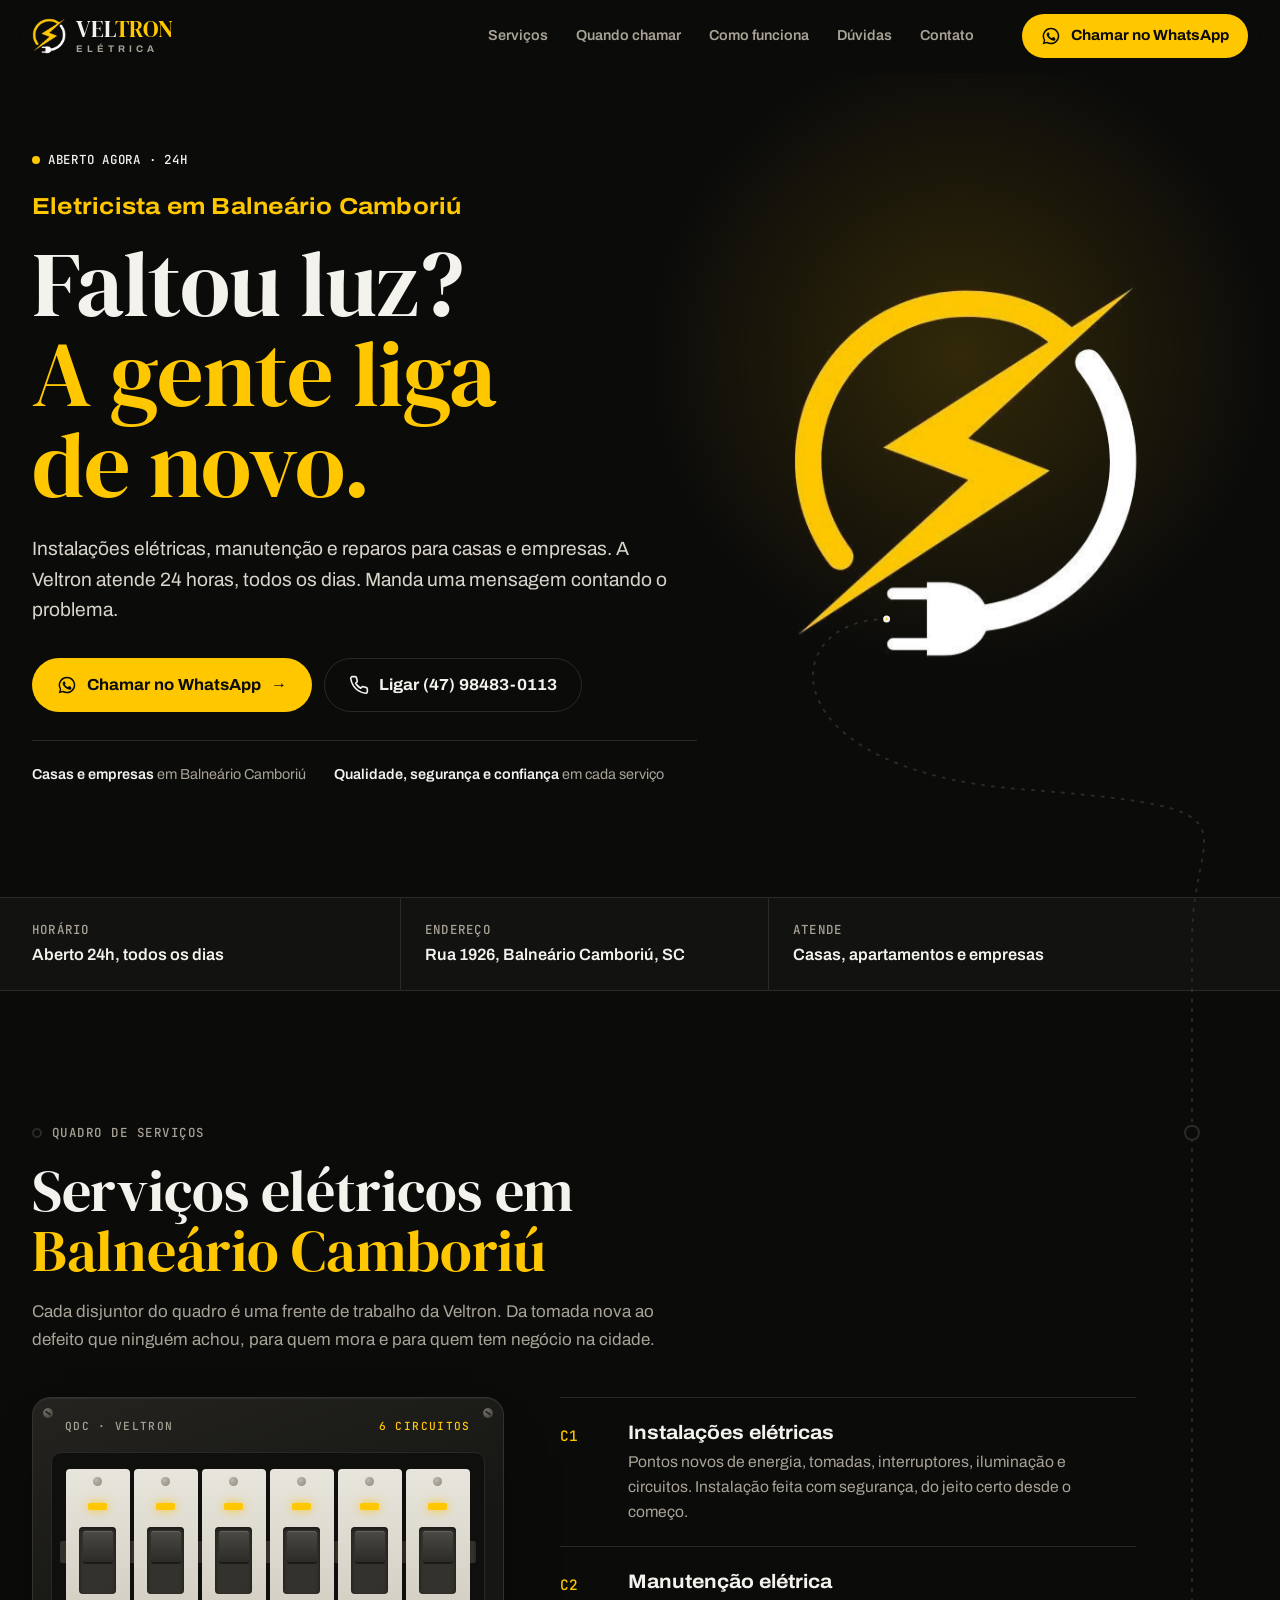
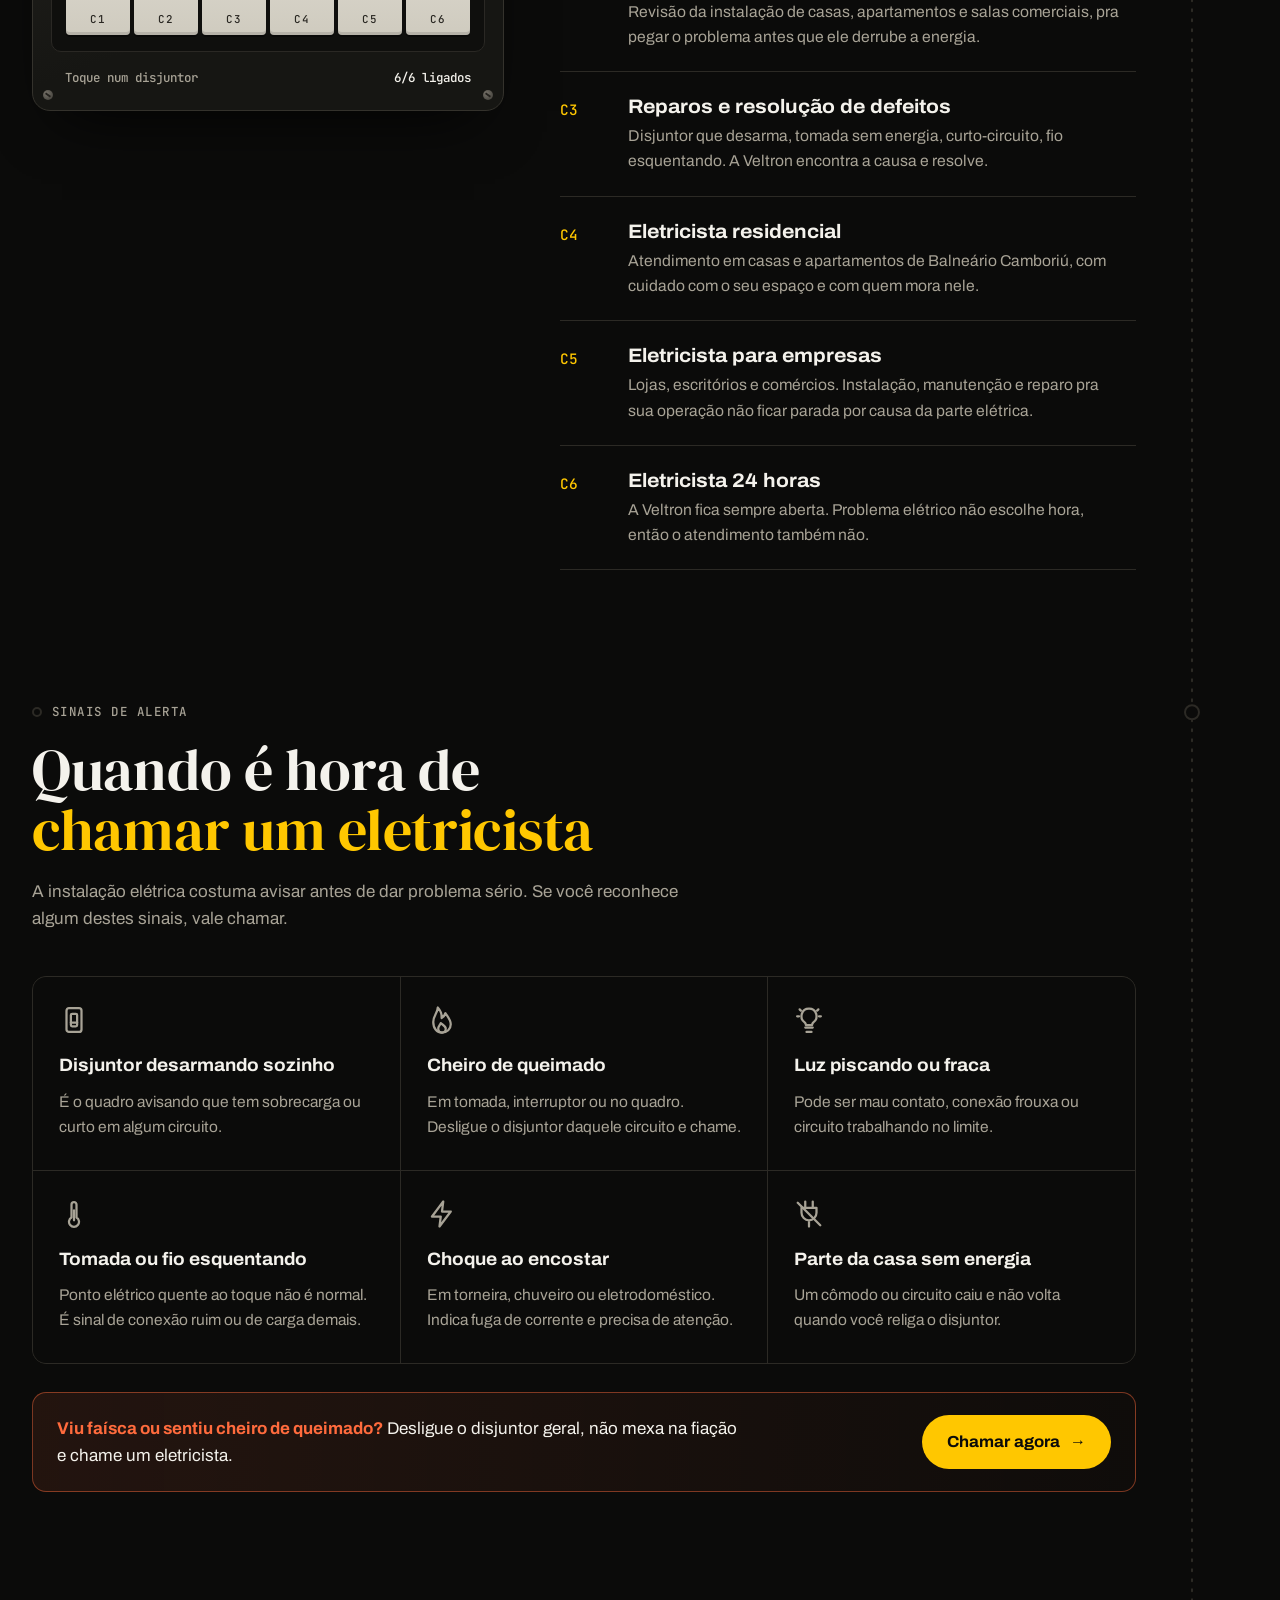
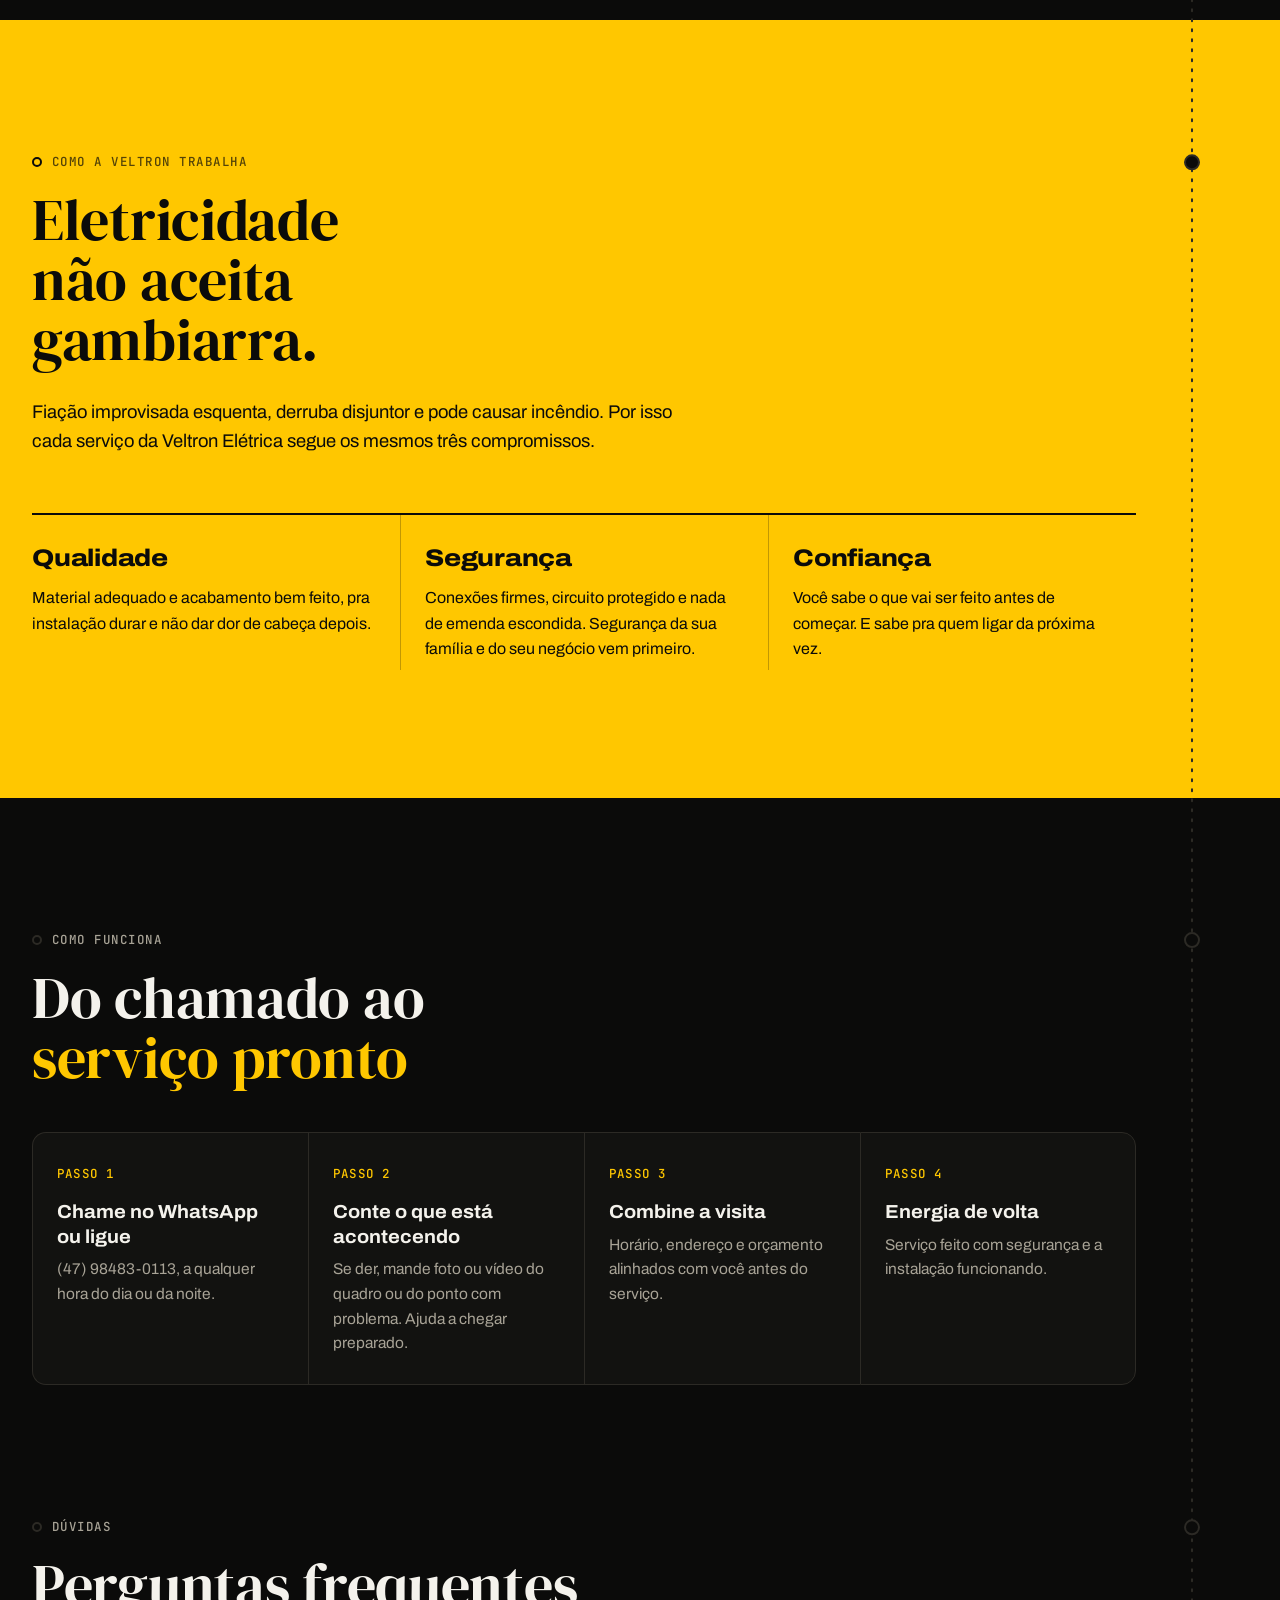
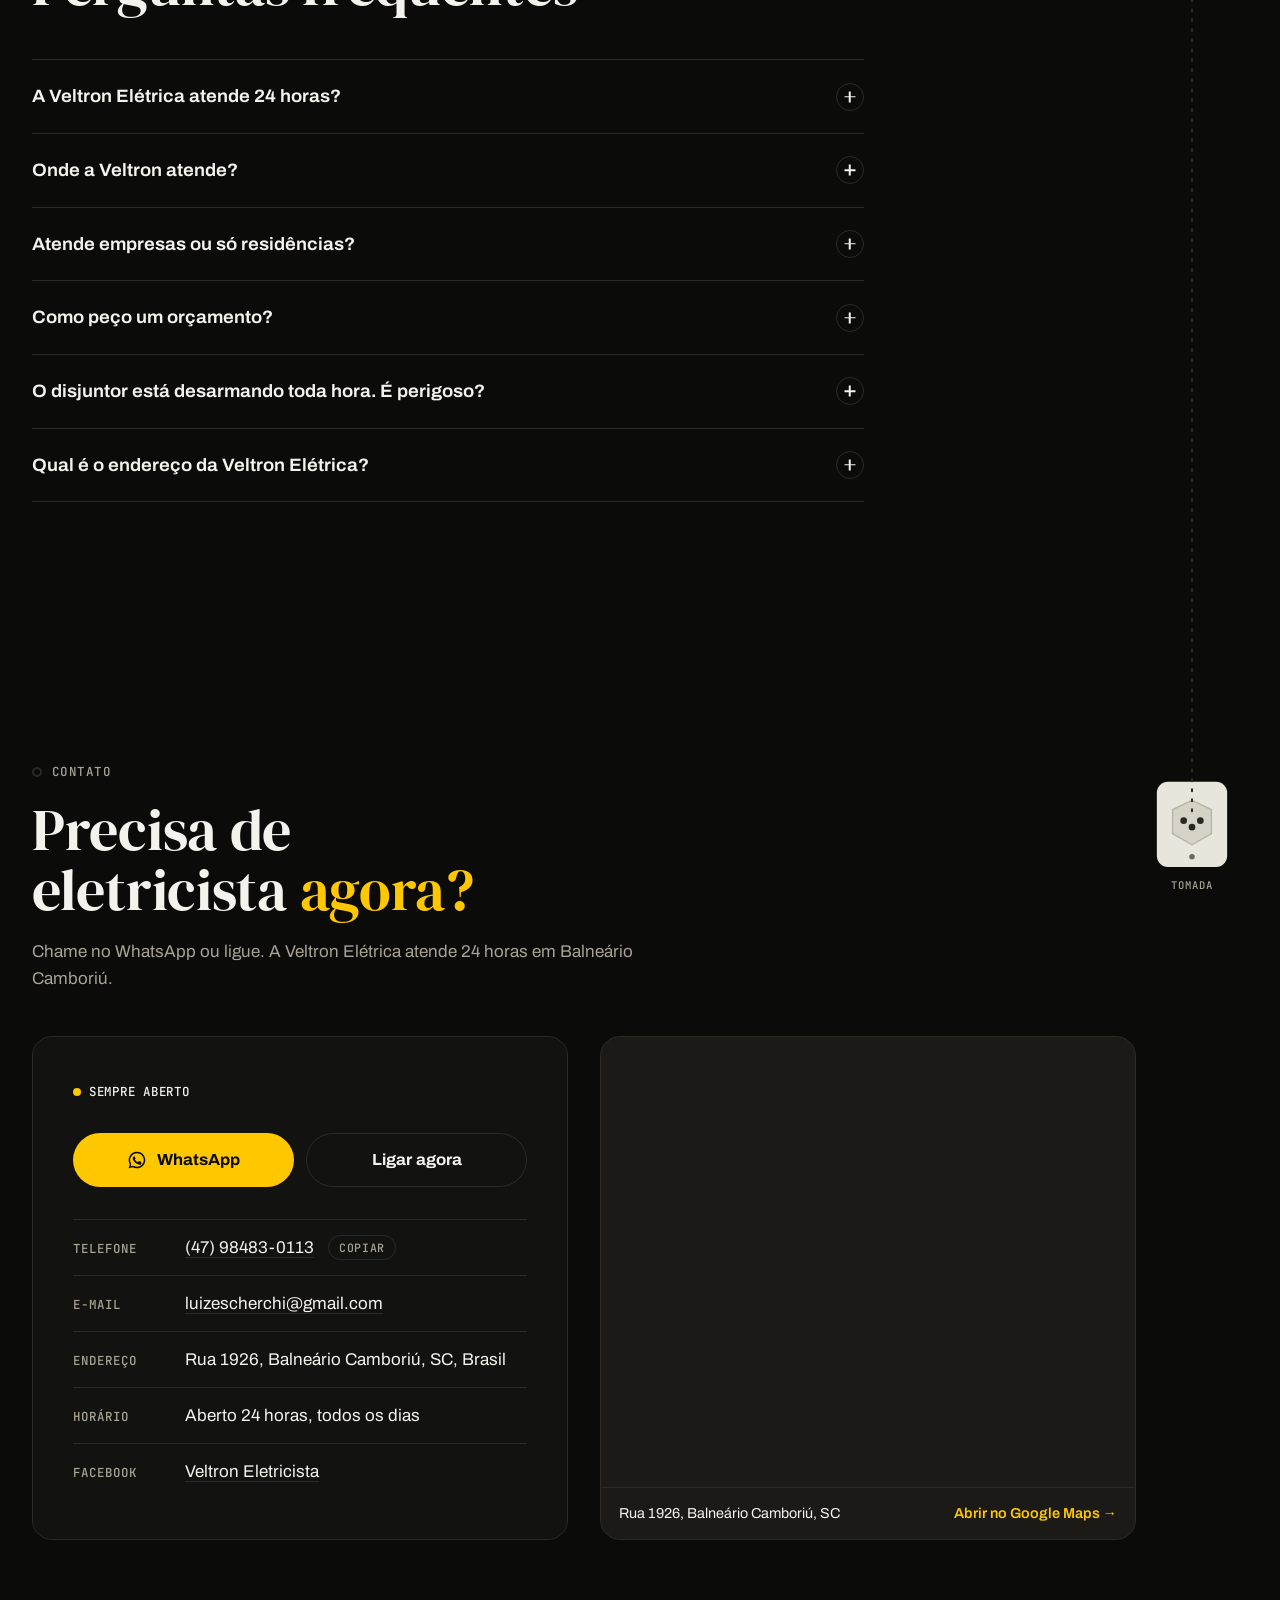
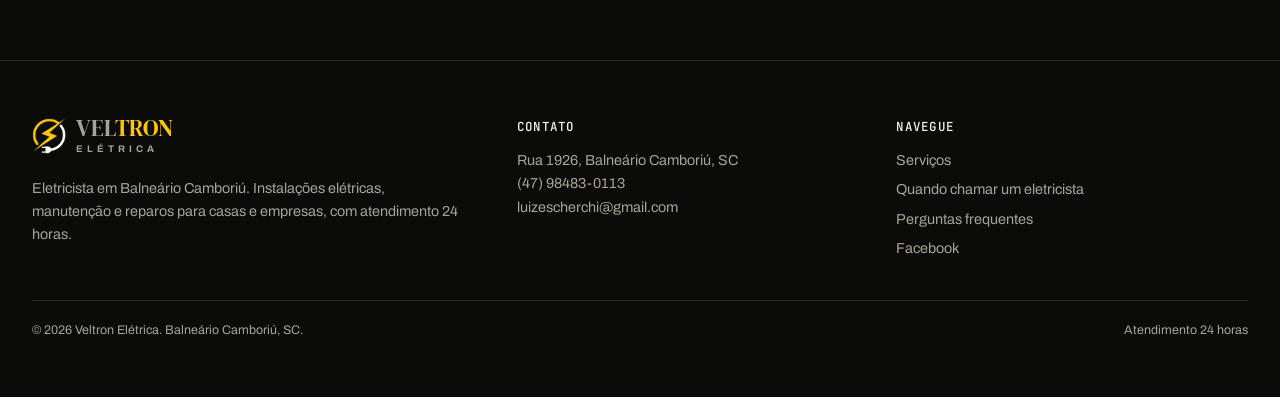
<file: index.html>
<!doctype html>
<html lang="pt-BR">
<head>
  <meta charset="utf-8">
  <meta name="viewport" content="width=device-width, initial-scale=1, viewport-fit=cover">
  <title>Eletricista em Balneário Camboriú 24h | Veltron Elétrica</title>
  <meta name="description" content="Eletricista em Balneário Camboriú com atendimento 24 horas. Instalações elétricas, manutenção e reparos para casas e empresas. Chame no WhatsApp (47) 98483-0113.">
  <meta name="robots" content="index, follow, max-image-preview:large, max-snippet:-1, max-video-preview:-1">
  <link rel="canonical" href="https://veltroneletrica.com.br/">
  <link rel="alternate" hreflang="pt-BR" href="https://veltroneletrica.com.br/">
  <meta name="theme-color" content="#0b0b0a">
  <meta name="format-detection" content="telephone=yes">

  <!-- SEO local -->
  <meta name="geo.region" content="BR-SC">
  <meta name="geo.placename" content="Balneário Camboriú">

  <!-- Compartilhamento (WhatsApp, Facebook, Instagram, LinkedIn) -->
  <meta property="og:type" content="website">
  <meta property="og:locale" content="pt_BR">
  <meta property="og:site_name" content="Veltron Elétrica">
  <meta property="og:title" content="Veltron Elétrica | Eletricista em Balneário Camboriú 24h">
  <meta property="og:description" content="Instalações elétricas, manutenção e reparos para casas e empresas. Atendimento 24 horas em Balneário Camboriú, SC.">
  <meta property="og:url" content="https://veltroneletrica.com.br/">
  <meta property="og:image" content="https://veltroneletrica.com.br/assets/og-veltron-eletrica.jpg">
  <meta property="og:image:width" content="1200">
  <meta property="og:image:height" content="630">
  <meta property="og:image:alt" content="Logo da Veltron Elétrica, eletricista em Balneário Camboriú com atendimento 24h">
  <meta name="twitter:card" content="summary_large_image">
  <meta name="twitter:title" content="Veltron Elétrica | Eletricista em Balneário Camboriú 24h">
  <meta name="twitter:description" content="Instalações elétricas, manutenção e reparos para casas e empresas. Atendimento 24 horas.">
  <meta name="twitter:image" content="https://veltroneletrica.com.br/assets/og-veltron-eletrica.jpg">

  <link rel="icon" href="favicon.ico" sizes="any">
  <link rel="icon" href="assets/favicon-32.png" type="image/png" sizes="32x32">
  <link rel="apple-touch-icon" href="apple-touch-icon.png">
  <link rel="manifest" href="site.webmanifest">
  <link rel="alternate" type="text/plain" href="llms.txt" title="Resumo para LLMs">

  <link rel="preload" href="assets/fonts/dm-serif-display.woff2" as="font" type="font/woff2" crossorigin>
  <link rel="preload" href="assets/fonts/archivo-var.woff2" as="font" type="font/woff2" crossorigin>
  <link rel="preload" href="assets/veltron-simbolo.webp" as="image" type="image/webp">
  <link rel="stylesheet" href="assets/css/site.css">

  <script>
    document.documentElement.classList.add('js');
    if (!window.matchMedia('(prefers-reduced-motion: reduce)').matches) document.documentElement.classList.add('js-motion');
  </script>

  <script type="application/ld+json">
  {
    "@context": "https://schema.org",
    "@graph": [
      {
        "@type": "Electrician",
        "@id": "https://veltroneletrica.com.br/#empresa",
        "name": "Veltron Elétrica",
        "alternateName": ["Veltron Eletricista", "Veltron"],
        "description": "Eletricista em Balneário Camboriú (SC) com atendimento 24 horas. Instalações elétricas, manutenção, reparos e resolução de defeitos elétricos para casas e empresas, com foco em qualidade, segurança e confiança.",
        "url": "https://veltroneletrica.com.br/",
        "logo": "https://veltroneletrica.com.br/assets/veltron-logo-quadrado.jpg",
        "image": [
          "https://veltroneletrica.com.br/assets/og-veltron-eletrica.jpg",
          "https://veltroneletrica.com.br/assets/veltron-logo-quadrado.jpg"
        ],
        "telephone": "+55-47-98483-0113",
        "email": "luizescherchi@gmail.com",
        "address": {
          "@type": "PostalAddress",
          "streetAddress": "Rua 1926",
          "addressLocality": "Balneário Camboriú",
          "addressRegion": "SC",
          "addressCountry": "BR"
        },
        "areaServed": {
          "@type": "City",
          "name": "Balneário Camboriú",
          "sameAs": "https://pt.wikipedia.org/wiki/Balne%C3%A1rio_Cambori%C3%BA"
        },
        "hasMap": "https://www.google.com/maps/search/?api=1&query=Rua+1926%2C+Balne%C3%A1rio+Cambori%C3%BA%2C+SC",
        "openingHoursSpecification": [
          {
            "@type": "OpeningHoursSpecification",
            "dayOfWeek": ["Monday", "Tuesday", "Wednesday", "Thursday", "Friday", "Saturday", "Sunday"],
            "opens": "00:00",
            "closes": "23:59"
          }
        ],
        "contactPoint": {
          "@type": "ContactPoint",
          "telephone": "+55-47-98483-0113",
          "contactType": "customer service",
          "areaServed": "BR",
          "availableLanguage": "Portuguese"
        },
        "sameAs": [
          "https://www.facebook.com/people/Veltron-Eletricista/61594925714409/"
        ],
        "knowsAbout": [
          "Instalação elétrica residencial",
          "Instalação elétrica comercial",
          "Manutenção elétrica",
          "Reparo de curto-circuito",
          "Disjuntor desarmando",
          "Quadro de distribuição",
          "Tomadas e interruptores",
          "Iluminação"
        ],
        "hasOfferCatalog": {
          "@type": "OfferCatalog",
          "name": "Serviços elétricos",
          "itemListElement": [
            { "@type": "Offer", "itemOffered": { "@type": "Service", "name": "Instalações elétricas", "serviceType": "Instalação elétrica", "areaServed": "Balneário Camboriú, SC" } },
            { "@type": "Offer", "itemOffered": { "@type": "Service", "name": "Manutenção elétrica", "serviceType": "Manutenção elétrica", "areaServed": "Balneário Camboriú, SC" } },
            { "@type": "Offer", "itemOffered": { "@type": "Service", "name": "Reparos e resolução de defeitos elétricos", "serviceType": "Reparo elétrico", "areaServed": "Balneário Camboriú, SC" } },
            { "@type": "Offer", "itemOffered": { "@type": "Service", "name": "Serviços elétricos residenciais", "serviceType": "Eletricista residencial", "areaServed": "Balneário Camboriú, SC" } },
            { "@type": "Offer", "itemOffered": { "@type": "Service", "name": "Serviços elétricos para empresas", "serviceType": "Eletricista comercial", "areaServed": "Balneário Camboriú, SC" } },
            { "@type": "Offer", "itemOffered": { "@type": "Service", "name": "Eletricista 24 horas", "serviceType": "Atendimento elétrico emergencial", "areaServed": "Balneário Camboriú, SC" } }
          ]
        }
      },
      {
        "@type": "WebSite",
        "@id": "https://veltroneletrica.com.br/#site",
        "url": "https://veltroneletrica.com.br/",
        "name": "Veltron Elétrica",
        "inLanguage": "pt-BR",
        "publisher": { "@id": "https://veltroneletrica.com.br/#empresa" }
      },
      {
        "@type": "WebPage",
        "@id": "https://veltroneletrica.com.br/#pagina",
        "url": "https://veltroneletrica.com.br/",
        "name": "Eletricista em Balneário Camboriú 24h | Veltron Elétrica",
        "isPartOf": { "@id": "https://veltroneletrica.com.br/#site" },
        "about": { "@id": "https://veltroneletrica.com.br/#empresa" },
        "primaryImageOfPage": "https://veltroneletrica.com.br/assets/og-veltron-eletrica.jpg",
        "inLanguage": "pt-BR",
        "dateModified": "2026-10-15"
      },
      {
        "@type": "FAQPage",
        "@id": "https://veltroneletrica.com.br/#duvidas",
        "mainEntity": [
          {
            "@type": "Question",
            "name": "A Veltron Elétrica atende 24 horas?",
            "acceptedAnswer": { "@type": "Answer", "text": "Sim. A Veltron Elétrica fica aberta 24 horas, todos os dias. O contato é pelo WhatsApp ou telefone (47) 98483-0113." }
          },
          {
            "@type": "Question",
            "name": "Onde a Veltron Elétrica atende?",
            "acceptedAnswer": { "@type": "Answer", "text": "Em Balneário Camboriú, SC. Quem está em cidade vizinha pode mandar mensagem para confirmar o atendimento." }
          },
          {
            "@type": "Question",
            "name": "A Veltron atende empresas ou só residências?",
            "acceptedAnswer": { "@type": "Answer", "text": "Os dois. A Veltron Elétrica faz instalações, manutenção e reparos elétricos em casas, apartamentos e empresas." }
          },
          {
            "@type": "Question",
            "name": "Como peço um orçamento de eletricista?",
            "acceptedAnswer": { "@type": "Answer", "text": "Mande uma mensagem no WhatsApp (47) 98483-0113 contando o problema. Se puder, envie foto ou vídeo do quadro ou do ponto com defeito." }
          },
          {
            "@type": "Question",
            "name": "O disjuntor está desarmando toda hora. É perigoso?",
            "acceptedAnswer": { "@type": "Answer", "text": "Pode ser. O disjuntor desarma para proteger a instalação de sobrecarga ou curto-circuito. Não fique religando: chame um eletricista para encontrar a causa." }
          },
          {
            "@type": "Question",
            "name": "Qual é o endereço da Veltron Elétrica?",
            "acceptedAnswer": { "@type": "Answer", "text": "Rua 1926, Balneário Camboriú, SC, Brasil. Telefone e WhatsApp: (47) 98483-0113. E-mail: luizescherchi@gmail.com." }
          }
        ]
      }
    ]
  }
  </script>
</head>
<body>
  <a class="skip" href="#conteudo">Pular para o conteúdo</a>

  <header class="top" id="topo">
    <div class="wrap top__in">
      <a class="brand" href="#topo" aria-label="Veltron Elétrica, voltar ao início">
        <img src="assets/veltron-simbolo.webp" width="390" height="419" alt="">
        <span class="brand__name"><b>VEL<span>TRON</span></b><small>ELÉTRICA</small></span>
      </a>
      <nav class="nav" aria-label="Principal">
        <a href="#servicos">Serviços</a>
        <a href="#sinais">Quando chamar</a>
        <a href="#como-funciona">Como funciona</a>
        <a href="#duvidas">Dúvidas</a>
        <a href="#contato">Contato</a>
      </nav>
      <div class="top__cta">
        <a class="top__call" href="tel:+5547984830113" aria-label="Ligar para (47) 98483-0113" data-track="ligar_header">
          <svg viewBox="0 0 24 24" fill="none" stroke="currentColor" stroke-width="2" stroke-linecap="round" stroke-linejoin="round" aria-hidden="true"><path d="M22 16.9v3a2 2 0 0 1-2.2 2 19.8 19.8 0 0 1-8.6-3.1 19.5 19.5 0 0 1-6-6A19.8 19.8 0 0 1 2.1 4.2 2 2 0 0 1 4.1 2h3a2 2 0 0 1 2 1.7c.1 1 .4 1.9.7 2.8a2 2 0 0 1-.5 2.1L8 9.9a16 16 0 0 0 6 6l1.3-1.3a2 2 0 0 1 2.1-.4c.9.3 1.8.6 2.8.7a2 2 0 0 1 1.7 2Z"/></svg>
        </a>
        <a class="btn btn--yel" href="https://wa.me/5547984830113?text=Ol%C3%A1%2C%20vim%20pelo%20site%20da%20Veltron%20El%C3%A9trica%20e%20preciso%20de%20um%20eletricista." target="_blank" rel="noopener" data-track="whatsapp_header">
          <svg viewBox="0 0 24 24" fill="currentColor" aria-hidden="true"><path d="M12 2a10 10 0 0 0-8.6 15.1L2 22l5-1.3A10 10 0 1 0 12 2Zm0 18.2c-1.5 0-3-.4-4.3-1.2l-.3-.2-3 .8.8-2.9-.2-.3A8.2 8.2 0 1 1 12 20.2Zm4.5-6.1c-.2-.1-1.5-.7-1.7-.8-.2-.1-.4-.1-.6.1l-.8 1c-.1.2-.3.2-.5.1a6.7 6.7 0 0 1-3.3-2.9c-.3-.4.2-.4.7-1.3.1-.2 0-.3 0-.4l-.8-1.8c-.2-.5-.4-.4-.6-.4h-.5a1 1 0 0 0-.7.3 3 3 0 0 0-.9 2.2 5.1 5.1 0 0 0 1.1 2.7 11.7 11.7 0 0 0 4.5 4c1.7.7 2.3.8 3.1.7.5-.1 1.5-.6 1.7-1.2.2-.6.2-1.1.2-1.2-.1-.1-.3-.2-.5-.3Z"/></svg>
          <span class="top__wa-label">Chamar no WhatsApp</span><span class="sr-only"> (abre o WhatsApp)</span>
        </a>
      </div>
    </div>
    <span class="top__progress" aria-hidden="true"></span>
  </header>

  <main id="conteudo">
    <div class="cable" aria-hidden="true">
      <svg>
        <path class="cable__track"/>
        <path class="cable__shade"/>
        <path class="cable__wire"/>
        <path class="cable__glow"/>
        <g class="cable__nodes"></g>
        <g class="cable__plug">
          <rect x="-11" y="-30" width="22" height="26" rx="5"/>
          <rect x="-7" y="-4" width="5" height="12" rx="1.5"/>
          <rect x="2" y="-4" width="5" height="12" rx="1.5"/>
        </g>
      </svg>
    </div>

    <!-- HERO -->
    <section class="hero" aria-labelledby="titulo">
      <div class="wrap wrap--rail hero__grid">
        <div class="hero__copy">
          <p class="eyebrow"><span class="live"><i></i>Aberto agora · 24h</span></p>
          <h1 id="titulo">
            <span class="h1-kicker">Eletricista em Balneário Camboriú</span>
            <span class="h1-main">Faltou luz? <em>A gente liga de novo.</em></span>
          </h1>
          <p class="hero__lead">Instalações elétricas, manutenção e reparos para casas e empresas. A Veltron atende 24 horas, todos os dias. Manda uma mensagem contando o problema.</p>
          <div class="hero__ctas">
            <a class="btn btn--yel" href="https://wa.me/5547984830113?text=Ol%C3%A1%2C%20vim%20pelo%20site%20da%20Veltron%20El%C3%A9trica%20e%20preciso%20de%20um%20eletricista." target="_blank" rel="noopener" data-track="whatsapp_hero">
              <svg viewBox="0 0 24 24" fill="currentColor" aria-hidden="true"><path d="M12 2a10 10 0 0 0-8.6 15.1L2 22l5-1.3A10 10 0 1 0 12 2Zm0 18.2c-1.5 0-3-.4-4.3-1.2l-.3-.2-3 .8.8-2.9-.2-.3A8.2 8.2 0 1 1 12 20.2Zm4.5-6.1c-.2-.1-1.5-.7-1.7-.8-.2-.1-.4-.1-.6.1l-.8 1c-.1.2-.3.2-.5.1a6.7 6.7 0 0 1-3.3-2.9c-.3-.4.2-.4.7-1.3.1-.2 0-.3 0-.4l-.8-1.8c-.2-.5-.4-.4-.6-.4h-.5a1 1 0 0 0-.7.3 3 3 0 0 0-.9 2.2 5.1 5.1 0 0 0 1.1 2.7 11.7 11.7 0 0 0 4.5 4c1.7.7 2.3.8 3.1.7.5-.1 1.5-.6 1.7-1.2.2-.6.2-1.1.2-1.2-.1-.1-.3-.2-.5-.3Z"/></svg>
              Chamar no WhatsApp <span class="arrow" aria-hidden="true">→</span>
            </a>
            <a class="btn btn--ghost" href="tel:+5547984830113" data-track="ligar_hero">
              <svg viewBox="0 0 24 24" fill="none" stroke="currentColor" stroke-width="2" stroke-linecap="round" stroke-linejoin="round" aria-hidden="true"><path d="M22 16.9v3a2 2 0 0 1-2.2 2 19.8 19.8 0 0 1-8.6-3.1 19.5 19.5 0 0 1-6-6A19.8 19.8 0 0 1 2.1 4.2 2 2 0 0 1 4.1 2h3a2 2 0 0 1 2 1.7c.1 1 .4 1.9.7 2.8a2 2 0 0 1-.5 2.1L8 9.9a16 16 0 0 0 6 6l1.3-1.3a2 2 0 0 1 2.1-.4c.9.3 1.8.6 2.8.7a2 2 0 0 1 1.7 2Z"/></svg>
              Ligar (47) 98483-0113
            </a>
          </div>
          <p class="hero__meta">
            <span><b>Casas e empresas</b> em Balneário Camboriú</span>
            <span><b>Qualidade, segurança e confiança</b> em cada serviço</span>
          </p>
        </div>
        <div class="hero__art">
          <picture>
            <source srcset="assets/veltron-simbolo.webp" type="image/webp">
            <img id="logo-plug" src="assets/veltron-simbolo.png" width="390" height="419" alt="Símbolo da Veltron Elétrica: um raio amarelo dentro de um círculo formado por um cabo com plugue" fetchpriority="high">
          </picture>
        </div>
      </div>
    </section>

    <!-- FATOS -->
    <section class="facts" aria-label="Informações rápidas">
      <div class="wrap wrap--rail facts__grid">
        <div class="fact"><span>Horário</span><b>Aberto 24h, todos os dias</b></div>
        <div class="fact"><span>Endereço</span><b>Rua 1926, Balneário Camboriú, SC</b></div>
        <div class="fact"><span>Atende</span><b>Casas, apartamentos e empresas</b></div>
      </div>
    </section>

    <!-- SERVIÇOS -->
    <section class="sec" id="servicos" data-node aria-labelledby="t-servicos">
      <div class="wrap wrap--rail">
        <div class="sec__head rv">
          <p class="eyebrow"><span class="dot"></span>Quadro de serviços</p>
          <h2 id="t-servicos">Serviços elétricos em <em>Balneário Camboriú</em></h2>
          <p class="sec__intro">Cada disjuntor do quadro é uma frente de trabalho da Veltron. Da tomada nova ao defeito que ninguém achou, para quem mora e para quem tem negócio na cidade.</p>
        </div>

        <div class="board">
          <div class="qdc rv" aria-hidden="true">
            <span class="qdc__screw"></span><span class="qdc__screw"></span><span class="qdc__screw"></span><span class="qdc__screw"></span>
            <div class="qdc__tag"><span>QDC · Veltron</span><b class="qdc__status">6 circuitos</b></div>
            <div class="qdc__rail">
              <button class="brk" type="button" data-c="1" tabindex="-1"><span class="brk__screw"></span><span class="brk__flag"></span><span class="brk__slot"><span class="brk__lever"></span></span><span class="brk__id">C1</span></button>
              <button class="brk" type="button" data-c="2" tabindex="-1"><span class="brk__screw"></span><span class="brk__flag"></span><span class="brk__slot"><span class="brk__lever"></span></span><span class="brk__id">C2</span></button>
              <button class="brk" type="button" data-c="3" tabindex="-1"><span class="brk__screw"></span><span class="brk__flag"></span><span class="brk__slot"><span class="brk__lever"></span></span><span class="brk__id">C3</span></button>
              <button class="brk" type="button" data-c="4" tabindex="-1"><span class="brk__screw"></span><span class="brk__flag"></span><span class="brk__slot"><span class="brk__lever"></span></span><span class="brk__id">C4</span></button>
              <button class="brk" type="button" data-c="5" tabindex="-1"><span class="brk__screw"></span><span class="brk__flag"></span><span class="brk__slot"><span class="brk__lever"></span></span><span class="brk__id">C5</span></button>
              <button class="brk" type="button" data-c="6" tabindex="-1"><span class="brk__screw"></span><span class="brk__flag"></span><span class="brk__slot"><span class="brk__lever"></span></span><span class="brk__id">C6</span></button>
            </div>
            <div class="qdc__foot"><span>Toque num disjuntor</span><b class="qdc__count">0/6 ligados</b></div>
          </div>

          <ol class="dir">
            <li data-c="1" class="rv">
              <span class="dir__code">C1</span>
              <h3>Instalações elétricas</h3>
              <p>Pontos novos de energia, tomadas, interruptores, iluminação e circuitos. Instalação feita com segurança, do jeito certo desde o começo.</p>
            </li>
            <li data-c="2" class="rv">
              <span class="dir__code">C2</span>
              <h3>Manutenção elétrica</h3>
              <p>Revisão da instalação de casas, apartamentos e salas comerciais, pra pegar o problema antes que ele derrube a energia.</p>
            </li>
            <li data-c="3" class="rv">
              <span class="dir__code">C3</span>
              <h3>Reparos e resolução de defeitos</h3>
              <p>Disjuntor que desarma, tomada sem energia, curto-circuito, fio esquentando. A Veltron encontra a causa e resolve.</p>
            </li>
            <li data-c="4" class="rv">
              <span class="dir__code">C4</span>
              <h3>Eletricista residencial</h3>
              <p>Atendimento em casas e apartamentos de Balneário Camboriú, com cuidado com o seu espaço e com quem mora nele.</p>
            </li>
            <li data-c="5" class="rv">
              <span class="dir__code">C5</span>
              <h3>Eletricista para empresas</h3>
              <p>Lojas, escritórios e comércios. Instalação, manutenção e reparo pra sua operação não ficar parada por causa da parte elétrica.</p>
            </li>
            <li data-c="6" class="rv">
              <span class="dir__code">C6</span>
              <h3>Eletricista 24 horas</h3>
              <p>A Veltron fica sempre aberta. Problema elétrico não escolhe hora, então o atendimento também não.</p>
            </li>
          </ol>
        </div>
      </div>
    </section>

    <!-- SINAIS -->
    <section class="sec" id="sinais" data-node aria-labelledby="t-sinais" style="padding-top:0">
      <div class="wrap wrap--rail">
        <div class="sec__head rv">
          <p class="eyebrow"><span class="dot"></span>Sinais de alerta</p>
          <h2 id="t-sinais">Quando é hora de <em>chamar um eletricista</em></h2>
          <p class="sec__intro">A instalação elétrica costuma avisar antes de dar problema sério. Se você reconhece algum destes sinais, vale chamar.</p>
        </div>
        <div class="signs">
          <article class="sign rv">
            <svg viewBox="0 0 24 24" fill="none" stroke="currentColor" stroke-width="1.8" stroke-linecap="round" stroke-linejoin="round" aria-hidden="true"><rect x="6" y="2.5" width="12" height="19" rx="2"/><rect x="9.5" y="7" width="5" height="10" rx="1"/><path d="M9.5 14h5"/></svg>
            <h3>Disjuntor desarmando sozinho</h3>
            <p>É o quadro avisando que tem sobrecarga ou curto em algum circuito.</p>
          </article>
          <article class="sign rv" style="--d:.06s">
            <svg viewBox="0 0 24 24" fill="none" stroke="currentColor" stroke-width="1.8" stroke-linecap="round" stroke-linejoin="round" aria-hidden="true"><path d="M12 22c4 0 7-2.7 7-6.6 0-3.6-2.6-6.2-4.3-8.9-.6 2-1.6 3.2-3 3.9C12 7.5 10.8 4.4 8.6 2 8.7 6 5 8.7 5 13.6 5 18.8 8 22 12 22Z"/><path d="M12 22c-1.7 0-3-1.3-3-3.2 0-1.8 1.4-2.8 2-4.3 1.6 1.3 4 2.4 4 4.4 0 1.8-1.3 3.1-3 3.1Z"/></svg>
            <h3>Cheiro de queimado</h3>
            <p>Em tomada, interruptor ou no quadro. Desligue o disjuntor daquele circuito e chame.</p>
          </article>
          <article class="sign rv" style="--d:.12s">
            <svg viewBox="0 0 24 24" fill="none" stroke="currentColor" stroke-width="1.8" stroke-linecap="round" stroke-linejoin="round" aria-hidden="true"><path d="M9 18h6M10 21.5h4"/><path d="M12 3a6 6 0 0 0-3.5 10.9c.6.5 1 1.2 1 2V16h5v-.1c0-.8.4-1.5 1-2A6 6 0 0 0 12 3Z"/><path d="M2.5 9h1.5M20 9h1.5M4.5 3.5l1 1M19.5 3.5l-1 1"/></svg>
            <h3>Luz piscando ou fraca</h3>
            <p>Pode ser mau contato, conexão frouxa ou circuito trabalhando no limite.</p>
          </article>
          <article class="sign rv">
            <svg viewBox="0 0 24 24" fill="none" stroke="currentColor" stroke-width="1.8" stroke-linecap="round" stroke-linejoin="round" aria-hidden="true"><path d="M14 14.8V4.5a2 2 0 1 0-4 0v10.3a4 4 0 1 0 4 0Z"/><path d="M12 9v8"/></svg>
            <h3>Tomada ou fio esquentando</h3>
            <p>Ponto elétrico quente ao toque não é normal. É sinal de conexão ruim ou de carga demais.</p>
          </article>
          <article class="sign rv" style="--d:.06s">
            <svg viewBox="0 0 24 24" fill="none" stroke="currentColor" stroke-width="1.8" stroke-linecap="round" stroke-linejoin="round" aria-hidden="true"><path d="M13 2 4 14h7l-1 8 9-12h-7l1-8Z"/></svg>
            <h3>Choque ao encostar</h3>
            <p>Em torneira, chuveiro ou eletrodoméstico. Indica fuga de corrente e precisa de atenção.</p>
          </article>
          <article class="sign rv" style="--d:.12s">
            <svg viewBox="0 0 24 24" fill="none" stroke="currentColor" stroke-width="1.8" stroke-linecap="round" stroke-linejoin="round" aria-hidden="true"><path d="M9 2v5M15 2v5M6 7h12v4a6 6 0 0 1-12 0V7ZM12 17v5"/><path d="M3 3l18 18"/></svg>
            <h3>Parte da casa sem energia</h3>
            <p>Um cômodo ou circuito caiu e não volta quando você religa o disjuntor.</p>
          </article>
        </div>
        <div class="alert rv">
          <p><strong>Viu faísca ou sentiu cheiro de queimado?</strong> Desligue o disjuntor geral, não mexa na fiação e chame um eletricista.</p>
          <a class="btn btn--yel" href="https://wa.me/5547984830113?text=Ol%C3%A1%2C%20estou%20com%20um%20problema%20el%C3%A9trico%20urgente." target="_blank" rel="noopener" data-track="whatsapp_urgente">Chamar agora <span class="arrow" aria-hidden="true">→</span></a>
        </div>
      </div>
    </section>

    <!-- MANIFESTO -->
    <section class="sec manifesto" id="compromisso" data-node aria-labelledby="t-compromisso">
      <div class="wrap wrap--rail">
        <p class="eyebrow rv"><span class="dot"></span>Como a Veltron trabalha</p>
        <h2 class="manifesto__big rv" id="t-compromisso">Eletricidade não aceita gambiarra.</h2>
        <p class="manifesto__lead rv">Fiação improvisada esquenta, derruba disjuntor e pode causar incêndio. Por isso cada serviço da Veltron Elétrica segue os mesmos três compromissos.</p>
        <div class="pillars">
          <div class="pillar rv">
            <h3>Qualidade</h3>
            <p>Material adequado e acabamento bem feito, pra instalação durar e não dar dor de cabeça depois.</p>
          </div>
          <div class="pillar rv" style="--d:.08s">
            <h3>Segurança</h3>
            <p>Conexões firmes, circuito protegido e nada de emenda escondida. Segurança da sua família e do seu negócio vem primeiro.</p>
          </div>
          <div class="pillar rv" style="--d:.16s">
            <h3>Confiança</h3>
            <p>Você sabe o que vai ser feito antes de começar. E sabe pra quem ligar da próxima vez.</p>
          </div>
        </div>
      </div>
    </section>

    <!-- COMO FUNCIONA -->
    <section class="sec" id="como-funciona" data-node aria-labelledby="t-como">
      <div class="wrap wrap--rail">
        <div class="sec__head rv">
          <p class="eyebrow"><span class="dot"></span>Como funciona</p>
          <h2 id="t-como">Do chamado ao <em>serviço pronto</em></h2>
        </div>
        <ol class="steps">
          <li class="step rv">
            <span class="step__n">Passo 1</span>
            <h3>Chame no WhatsApp ou ligue</h3>
            <p>(47) 98483-0113, a qualquer hora do dia ou da noite.</p>
          </li>
          <li class="step rv" style="--d:.06s">
            <span class="step__n">Passo 2</span>
            <h3>Conte o que está acontecendo</h3>
            <p>Se der, mande foto ou vídeo do quadro ou do ponto com problema. Ajuda a chegar preparado.</p>
          </li>
          <li class="step rv" style="--d:.12s">
            <span class="step__n">Passo 3</span>
            <h3>Combine a visita</h3>
            <p>Horário, endereço e orçamento alinhados com você antes do serviço.</p>
          </li>
          <li class="step rv" style="--d:.18s">
            <span class="step__n">Passo 4</span>
            <h3>Energia de volta</h3>
            <p>Serviço feito com segurança e a instalação funcionando.</p>
          </li>
        </ol>
      </div>
    </section>

    <!-- FAQ -->
    <section class="sec" id="duvidas" data-node aria-labelledby="t-duvidas" style="padding-top:0">
      <div class="wrap wrap--rail">
        <div class="sec__head rv">
          <p class="eyebrow"><span class="dot"></span>Dúvidas</p>
          <h2 id="t-duvidas">Perguntas frequentes</h2>
        </div>
        <div class="faq rv">
          <details>
            <summary>A Veltron Elétrica atende 24 horas?<span class="pm" aria-hidden="true"></span></summary>
            <div><p>Sim. A Veltron fica aberta 24 horas, todos os dias. Chame no WhatsApp ou ligue no (47) 98483-0113.</p></div>
          </details>
          <details>
            <summary>Onde a Veltron atende?<span class="pm" aria-hidden="true"></span></summary>
            <div><p>Em Balneário Camboriú, SC. Se você está numa cidade vizinha, manda uma mensagem pra confirmar o atendimento.</p></div>
          </details>
          <details>
            <summary>Atende empresas ou só residências?<span class="pm" aria-hidden="true"></span></summary>
            <div><p>Os dois. A Veltron faz instalações, manutenção e reparos elétricos em casas, apartamentos e empresas.</p></div>
          </details>
          <details>
            <summary>Como peço um orçamento?<span class="pm" aria-hidden="true"></span></summary>
            <div><p>Mande uma mensagem no WhatsApp contando o problema. Se puder, envie foto ou vídeo do quadro ou do ponto com defeito.</p></div>
          </details>
          <details>
            <summary>O disjuntor está desarmando toda hora. É perigoso?<span class="pm" aria-hidden="true"></span></summary>
            <div><p>Pode ser. O disjuntor desarma pra proteger a instalação de sobrecarga ou curto-circuito. Não fique religando: chame um eletricista pra encontrar a causa.</p></div>
          </details>
          <details>
            <summary>Qual é o endereço da Veltron Elétrica?<span class="pm" aria-hidden="true"></span></summary>
            <div><p>Rua 1926, Balneário Camboriú, SC. Telefone e WhatsApp: (47) 98483-0113. E-mail: luizescherchi@gmail.com.</p></div>
          </details>
        </div>
      </div>
    </section>

    <!-- CONTATO -->
    <section class="sec contact" id="contato" data-node aria-labelledby="t-contato">
      <div class="socket" aria-hidden="true">
        <svg viewBox="0 0 80 96">
          <rect class="socket__face" x="2" y="2" width="76" height="92" rx="12"/>
          <path class="socket__well" d="M40 22 61 32v26L40 70 19 58V32Z" stroke-width="1.5" stroke-linejoin="round"/>
          <circle class="socket__hole" cx="31" cy="44" r="3.6"/>
          <circle class="socket__hole" cx="49" cy="44" r="3.6"/>
          <circle class="socket__hole" cx="40" cy="51" r="3.6"/>
          <circle class="socket__led" cx="40" cy="83" r="3"/>
        </svg>
        <small>Tomada</small>
      </div>
      <div class="wrap wrap--rail">
        <div class="sec__head rv">
          <p class="eyebrow"><span class="dot"></span>Contato</p>
          <h2 id="t-contato">Precisa de eletricista <em>agora?</em></h2>
          <p class="sec__intro">Chame no WhatsApp ou ligue. A Veltron Elétrica atende 24 horas em Balneário Camboriú.</p>
        </div>
        <div class="contact__grid">
          <div class="contact__card rv">
            <span class="live"><i></i>Sempre aberto</span>
            <div class="contact__btns">
              <a class="btn btn--yel" href="https://wa.me/5547984830113?text=Ol%C3%A1%2C%20vim%20pelo%20site%20da%20Veltron%20El%C3%A9trica%20e%20preciso%20de%20um%20eletricista." target="_blank" rel="noopener" data-track="whatsapp_contato">
                <svg viewBox="0 0 24 24" fill="currentColor" aria-hidden="true"><path d="M12 2a10 10 0 0 0-8.6 15.1L2 22l5-1.3A10 10 0 1 0 12 2Zm0 18.2c-1.5 0-3-.4-4.3-1.2l-.3-.2-3 .8.8-2.9-.2-.3A8.2 8.2 0 1 1 12 20.2Zm4.5-6.1c-.2-.1-1.5-.7-1.7-.8-.2-.1-.4-.1-.6.1l-.8 1c-.1.2-.3.2-.5.1a6.7 6.7 0 0 1-3.3-2.9c-.3-.4.2-.4.7-1.3.1-.2 0-.3 0-.4l-.8-1.8c-.2-.5-.4-.4-.6-.4h-.5a1 1 0 0 0-.7.3 3 3 0 0 0-.9 2.2 5.1 5.1 0 0 0 1.1 2.7 11.7 11.7 0 0 0 4.5 4c1.7.7 2.3.8 3.1.7.5-.1 1.5-.6 1.7-1.2.2-.6.2-1.1.2-1.2-.1-.1-.3-.2-.5-.3Z"/></svg>
                WhatsApp
              </a>
              <a class="btn btn--ghost" href="tel:+5547984830113" data-track="ligar_contato">Ligar agora</a>
            </div>
            <dl class="nap">
              <div><dt>Telefone</dt><dd><a href="tel:+5547984830113">(47) 98483-0113</a><button class="copy" type="button" data-copy="(47) 98483-0113">Copiar</button></dd></div>
              <div><dt>E-mail</dt><dd><a href="mailto:luizescherchi@gmail.com">luizescherchi@gmail.com</a></dd></div>
              <div><dt>Endereço</dt><dd><address style="font-style:normal">Rua 1926, Balneário Camboriú, SC, Brasil</address></dd></div>
              <div><dt>Horário</dt><dd>Aberto 24 horas, todos os dias</dd></div>
              <div><dt>Facebook</dt><dd><a href="https://www.facebook.com/people/Veltron-Eletricista/61594925714409/" target="_blank" rel="noopener">Veltron Eletricista</a></dd></div>
            </dl>
          </div>
          <div class="map rv">
            <iframe title="Mapa: Rua 1926, Balneário Camboriú, SC" src="https://www.google.com/maps?q=Rua%201926%2C%20Balne%C3%A1rio%20Cambori%C3%BA%20-%20SC&amp;output=embed" loading="lazy" referrerpolicy="no-referrer-when-downgrade"></iframe>
            <div class="map__bar">
              <span>Rua 1926, Balneário Camboriú, SC</span>
              <a href="https://www.google.com/maps/search/?api=1&amp;query=Rua+1926%2C+Balne%C3%A1rio+Cambori%C3%BA%2C+SC" target="_blank" rel="noopener">Abrir no Google Maps →</a>
            </div>
          </div>
        </div>
      </div>
    </section>
  </main>

  <footer class="foot">
    <div class="wrap">
      <div class="foot__grid">
        <div>
          <a class="brand" href="#topo" aria-label="Veltron Elétrica, voltar ao início">
            <img src="assets/veltron-simbolo.webp" width="390" height="419" alt="" loading="lazy">
            <span class="brand__name"><b>VEL<span>TRON</span></b><small>ELÉTRICA</small></span>
          </a>
          <p style="margin-top:16px;max-width:30em">Eletricista em Balneário Camboriú. Instalações elétricas, manutenção e reparos para casas e empresas, com atendimento 24 horas.</p>
        </div>
        <div>
          <h2>Contato</h2>
          <address>
            Rua 1926, Balneário Camboriú, SC<br>
            <a href="tel:+5547984830113">(47) 98483-0113</a><br>
            <a href="mailto:luizescherchi@gmail.com">luizescherchi@gmail.com</a>
          </address>
        </div>
        <div>
          <h2>Navegue</h2>
          <ul>
            <li><a href="#servicos">Serviços</a></li>
            <li><a href="#sinais">Quando chamar um eletricista</a></li>
            <li><a href="#duvidas">Perguntas frequentes</a></li>
            <li><a href="https://www.facebook.com/people/Veltron-Eletricista/61594925714409/" target="_blank" rel="noopener">Facebook</a></li>
          </ul>
        </div>
      </div>
      <div class="foot__legal">
        <span>© <span id="ano">2026</span> Veltron Elétrica. Balneário Camboriú, SC.</span>
        <span>Atendimento 24 horas</span>
      </div>
    </div>
  </footer>

  <nav class="dock" aria-label="Contato rápido">
    <a class="btn btn--ghost" href="tel:+5547984830113" data-track="ligar_dock">Ligar</a>
    <a class="btn btn--yel" href="https://wa.me/5547984830113?text=Ol%C3%A1%2C%20vim%20pelo%20site%20da%20Veltron%20El%C3%A9trica%20e%20preciso%20de%20um%20eletricista." target="_blank" rel="noopener" data-track="whatsapp_dock">WhatsApp 24h</a>
  </nav>

  <script src="assets/js/site.js" defer></script>
</body>
</html>
</file>
<file: assets/css/site.css>
/* Veltron Elétrica
   Conceito: um fio sai da tomada do logo e percorre a página pela "calha" da direita,
   energizando cada seção até plugar na tomada do contato. Serviços viram um quadro de disjuntores. */

@font-face {
  font-family: "DM Serif Display";
  src: url("../fonts/dm-serif-display.woff2") format("woff2");
  font-weight: 400;
  font-style: normal;
  font-display: swap;
}
@font-face {
  font-family: "Archivo";
  src: url("../fonts/archivo-var.woff2") format("woff2");
  font-weight: 100 900;
  font-stretch: 62% 125%;
  font-style: normal;
  font-display: swap;
}
@font-face {
  font-family: "JetBrains Mono";
  src: url("../fonts/jetbrains-mono-500.woff2") format("woff2");
  font-weight: 500;
  font-style: normal;
  font-display: swap;
}

:root {
  /* cor: preto do logo, amarelo do raio, branco do cabo */
  --bg: #0b0b0a;
  --bg-2: #121210;
  --bg-3: #1b1a17;
  --line: #2c2a25;
  --fg: #f4f2ec;
  --muted: #a8a396;
  --yel: #ffc700;
  --yel-soft: rgba(255, 199, 0, 0.14);
  --ink-on-yel: #0b0b0a;
  --plastic: #e8e5dc;
  --plastic-2: #cfcbbf;
  --danger: #ff6b3d;

  /* tipo */
  --f-display: "DM Serif Display", "Georgia", "Times New Roman", serif;
  --f-body: "Archivo", "Helvetica Neue", Arial, sans-serif;
  --f-mono: "JetBrains Mono", "SFMono-Regular", Menlo, Consolas, monospace;

  /* escala */
  --t-xs: 0.78rem;
  --t-sm: 0.9rem;
  --t-md: 1.0625rem;
  --t-lg: 1.25rem;
  --t-xl: clamp(1.6rem, 1.2rem + 1.6vw, 2.3rem);
  --t-2xl: clamp(2.1rem, 1.4rem + 3vw, 3.6rem);
  --t-3xl: clamp(2.7rem, 1.6rem + 5.2vw, 6rem);

  --gutter: max(16px, env(safe-area-inset-left, 0px));
  --gutter-r: max(16px, env(safe-area-inset-right, 0px));
  --rail: 0px;
  --radius: 14px;
  --ease: cubic-bezier(0.2, 0.7, 0.2, 1);

  color-scheme: dark;
}

@media (min-width: 1000px) {
  :root {
    --gutter: max(32px, env(safe-area-inset-left, 0px));
    --gutter-r: max(32px, env(safe-area-inset-right, 0px));
    --rail: 112px;
  }
}

*,
*::before,
*::after {
  box-sizing: border-box;
}

html {
  -webkit-text-size-adjust: 100%;
  scroll-behavior: smooth;
  scroll-padding-top: 88px;
}

body {
  margin: 0;
  background: var(--bg);
  color: var(--fg);
  font-family: var(--f-body);
  font-size: var(--t-md);
  line-height: 1.6;
  font-stretch: 100%;
  -webkit-font-smoothing: antialiased;
  overflow-x: hidden;
}

img,
svg,
iframe {
  max-width: 100%;
  display: block;
}

a {
  color: inherit;
}

:focus-visible {
  outline: 2px solid var(--yel);
  outline-offset: 3px;
  border-radius: 6px;
}

.skip {
  position: absolute;
  left: -9999px;
  top: 8px;
  z-index: 100;
  background: var(--yel);
  color: var(--ink-on-yel);
  padding: 10px 14px;
  font-weight: 700;
}
.skip:focus {
  left: 16px;
}

.wrap {
  max-width: 1320px;
  margin-inline: auto;
  padding-left: var(--gutter);
  padding-right: var(--gutter-r);
}
.wrap--rail {
  padding-right: calc(var(--gutter-r) + var(--rail));
}

.sr-only {
  position: absolute;
  width: 1px;
  height: 1px;
  overflow: hidden;
  clip: rect(0 0 0 0);
  white-space: nowrap;
}

/* ---------- botões ---------- */
.btn {
  --h: 54px;
  display: inline-flex;
  align-items: center;
  justify-content: center;
  gap: 10px;
  min-height: var(--h);
  padding: 0 24px;
  border-radius: 999px;
  font-family: var(--f-body);
  font-weight: 700;
  font-size: 1rem;
  font-stretch: 105%;
  text-decoration: none;
  border: 1.5px solid transparent;
  cursor: pointer;
  transition: transform 0.25s var(--ease), background-color 0.25s, color 0.25s, border-color 0.25s,
    box-shadow 0.25s;
  white-space: nowrap;
}
.btn svg {
  width: 20px;
  height: 20px;
  flex: none;
}
.btn--yel {
  background: var(--yel);
  color: var(--ink-on-yel);
  box-shadow: 0 0 0 0 rgba(255, 199, 0, 0);
}
.btn--yel:hover {
  transform: translateY(-2px);
  box-shadow: 0 10px 34px -8px rgba(255, 199, 0, 0.55);
}
.btn--ghost {
  border-color: var(--line);
  color: var(--fg);
  background: transparent;
}
.btn--ghost:hover {
  border-color: var(--fg);
  transform: translateY(-2px);
}
.btn--dark {
  background: var(--bg);
  color: var(--yel);
}
.btn--dark:hover {
  transform: translateY(-2px);
  box-shadow: 0 10px 30px -10px rgba(0, 0, 0, 0.6);
}
.btn .arrow {
  transition: transform 0.25s var(--ease);
}
.btn:hover .arrow {
  transform: translateX(4px);
}

/* ---------- header ---------- */
.top {
  position: sticky;
  top: env(safe-area-inset-top, 0px);
  z-index: 50;
  background: rgba(11, 11, 10, 0.82);
  backdrop-filter: blur(14px) saturate(140%);
  -webkit-backdrop-filter: blur(14px) saturate(140%);
  border-bottom: 1px solid transparent;
  transition: border-color 0.3s;
}
.top.is-scrolled {
  border-bottom-color: var(--line);
}
.top__in {
  display: flex;
  align-items: center;
  gap: 24px;
  min-height: 72px;
}
.brand {
  display: inline-flex;
  align-items: center;
  gap: 10px;
  text-decoration: none;
  flex: none;
}
.brand img {
  width: 34px;
  height: auto;
  transition: transform 0.4s var(--ease);
}
.brand:hover img {
  transform: rotate(-8deg) scale(1.06);
}
.brand__name {
  display: flex;
  flex-direction: column;
  line-height: 1;
}
.brand__name b {
  font-family: var(--f-display);
  font-weight: 400;
  font-size: 1.45rem;
  letter-spacing: 0.01em;
}
.brand__name b span {
  color: var(--yel);
}
.brand__name small {
  font-size: 0.6rem;
  letter-spacing: 0.42em;
  font-weight: 700;
  color: var(--muted);
  margin-top: 4px;
}
.nav {
  display: none;
  gap: 4px;
  margin-left: auto;
}
.nav a {
  position: relative;
  text-decoration: none;
  font-size: var(--t-sm);
  font-weight: 600;
  color: var(--muted);
  padding: 8px 12px;
  transition: color 0.2s;
}
.nav a::after {
  content: "";
  position: absolute;
  left: 12px;
  right: 12px;
  bottom: 2px;
  height: 2px;
  background: var(--yel);
  transform: scaleX(0);
  transform-origin: left;
  transition: transform 0.3s var(--ease);
}
.nav a:hover {
  color: var(--fg);
}
.nav a:hover::after {
  transform: scaleX(1);
}
.top__cta {
  display: flex;
  align-items: center;
  gap: 12px;
  margin-left: auto;
}
.top__cta .btn {
  --h: 44px;
  padding: 0 18px;
  font-size: 0.92rem;
}
.top__call {
  display: inline-flex;
  width: 44px;
  height: 44px;
  align-items: center;
  justify-content: center;
  border-radius: 50%;
  border: 1.5px solid var(--line);
  color: var(--fg);
}
.top__call svg {
  width: 18px;
  height: 18px;
}
.top__wa-label {
  display: none;
}
.top__progress {
  position: absolute;
  left: 0;
  bottom: -1px;
  height: 2px;
  width: 100%;
  background: var(--yel);
  transform-origin: left;
  transform: scaleX(var(--p, 0));
}
@media (min-width: 640px) {
  .top__wa-label {
    display: inline;
  }
}
@media (min-width: 1000px) {
  .nav {
    display: flex;
  }
  .top__cta {
    margin-left: 12px;
  }
  .top__call {
    display: none;
  }
  .top__progress {
    display: none;
  }
}

.live {
  display: inline-flex;
  align-items: center;
  gap: 8px;
  font-family: var(--f-mono);
  font-size: var(--t-xs);
  letter-spacing: 0.06em;
  text-transform: uppercase;
  color: var(--fg);
}
.live i {
  width: 8px;
  height: 8px;
  border-radius: 50%;
  background: var(--yel);
  box-shadow: 0 0 0 0 rgba(255, 199, 0, 0.7);
  animation: pulse 2s infinite;
}
@keyframes pulse {
  0% {
    box-shadow: 0 0 0 0 rgba(255, 199, 0, 0.6);
  }
  70% {
    box-shadow: 0 0 0 10px rgba(255, 199, 0, 0);
  }
  100% {
    box-shadow: 0 0 0 0 rgba(255, 199, 0, 0);
  }
}

/* ---------- cabo (desktop) ---------- */
main {
  position: relative;
}
.cable {
  position: absolute;
  inset: 0;
  pointer-events: none;
  z-index: 3;
  display: none;
}
.cable svg {
  position: absolute;
  inset: 0;
  width: 100%;
  height: 100%;
  overflow: visible;
}
.cable__track {
  fill: none;
  stroke: var(--line);
  stroke-width: 2;
  stroke-dasharray: 2 8;
  stroke-linecap: round;
}
.cable__shade {
  fill: none;
  stroke: var(--bg);
  stroke-width: 11;
  stroke-linecap: round;
  stroke-linejoin: round;
}
.cable__wire {
  fill: none;
  stroke: var(--fg);
  stroke-width: 7;
  stroke-linecap: round;
  stroke-linejoin: round;
}
.cable__glow {
  fill: none;
  stroke: var(--yel);
  stroke-width: 2;
  stroke-linecap: round;
  filter: drop-shadow(0 0 6px rgba(255, 199, 0, 0.8));
}
.cable__node circle {
  fill: var(--bg);
  stroke: var(--line);
  stroke-width: 2;
  transition: fill 0.4s, stroke 0.4s;
}
.cable__node.is-on circle {
  fill: var(--yel);
  stroke: var(--bg);
  stroke-width: 3;
}
.cable__plug {
  fill: var(--fg);
  stroke: var(--bg);
  stroke-width: 1.5;
  transition: opacity 0.2s;
}
@media (min-width: 1000px) {
  .js .cable {
    display: block;
  }
}

/* ---------- hero ---------- */
.hero {
  position: relative;
  padding-block: 40px 56px;
  overflow: clip;
}
.hero::before {
  content: "";
  position: absolute;
  right: -10%;
  top: -20%;
  width: 70vw;
  max-width: 900px;
  aspect-ratio: 1;
  background: radial-gradient(closest-side, rgba(255, 199, 0, 0.16), rgba(255, 199, 0, 0) 70%);
  pointer-events: none;
}
.hero__grid {
  position: relative;
  display: grid;
  gap: 28px;
  align-items: center;
}
.hero__copy {
  min-width: 0;
}
.eyebrow {
  display: inline-flex;
  align-items: center;
  gap: 10px;
  font-family: var(--f-mono);
  font-size: var(--t-xs);
  letter-spacing: 0.12em;
  text-transform: uppercase;
  color: var(--muted);
  margin: 0 0 18px;
}
.eyebrow .dot {
  width: 10px;
  height: 10px;
  border-radius: 50%;
  border: 2px solid var(--line);
  transition: background-color 0.4s, border-color 0.4s, box-shadow 0.4s;
}
.is-energized .eyebrow .dot,
.eyebrow .dot.is-on {
  background: var(--yel);
  border-color: var(--yel);
  box-shadow: 0 0 12px rgba(255, 199, 0, 0.7);
}
.is-energized .eyebrow {
  color: var(--fg);
}
.hero h1 {
  margin: 0;
  font-weight: 400;
  text-wrap: balance;
}
.h1-kicker {
  display: block;
  font-family: var(--f-body);
  font-size: clamp(1.05rem, 0.9rem + 0.7vw, 1.45rem);
  font-weight: 700;
  font-stretch: 112%;
  letter-spacing: 0.01em;
  color: var(--yel);
  margin-bottom: 14px;
}
.h1-main {
  display: block;
  font-family: var(--f-display);
  font-size: var(--t-3xl);
  line-height: 0.98;
  letter-spacing: -0.01em;
}
.h1-main em {
  font-style: normal;
  color: var(--yel);
}
.hero__lead {
  max-width: 34em;
  margin: 24px 0 0;
  font-size: clamp(1.05rem, 1rem + 0.3vw, 1.2rem);
  color: #d9d5cb;
}
.hero__ctas {
  display: flex;
  flex-wrap: wrap;
  gap: 12px;
  margin-top: 32px;
}
.hero__meta {
  display: flex;
  flex-wrap: wrap;
  gap: 10px 28px;
  margin-top: 28px;
  padding-top: 22px;
  border-top: 1px solid var(--line);
  font-size: var(--t-sm);
  color: var(--muted);
}
.hero__meta b {
  color: var(--fg);
  font-weight: 600;
}
.hero__art {
  position: relative;
  justify-self: start;
  width: min(34vw, 132px);
  order: -1;
}
.hero__art img {
  width: 100%;
  height: auto;
}
@media (min-width: 1000px) {
  .hero {
    padding-block: 72px 96px;
  }
  .hero__grid {
    grid-template-columns: minmax(0, 1.25fr) minmax(0, 0.75fr);
    gap: 40px;
  }
  .hero__art {
    order: 0;
    justify-self: end;
    width: min(100%, 360px);
    margin-right: -8px;
  }
}

/* luz de partida: o símbolo "acende" como lâmpada tubular */
.js-motion .hero__art img {
  animation: flicker 1.5s steps(1, end) 0.2s both;
}
.js-motion .hero h1,
.js-motion .hero__lead,
.js-motion .hero__ctas,
.js-motion .hero__meta {
  animation: rise 0.9s var(--ease) both;
}
.js-motion .hero__lead {
  animation-delay: 0.12s;
}
.js-motion .hero__ctas {
  animation-delay: 0.22s;
}
.js-motion .hero__meta {
  animation-delay: 0.32s;
}
@keyframes flicker {
  0% { opacity: 0.08; }
  12% { opacity: 0.9; }
  16% { opacity: 0.15; }
  30% { opacity: 1; }
  34% { opacity: 0.35; }
  40% { opacity: 1; }
  100% { opacity: 1; }
}
@keyframes rise {
  from {
    opacity: 0;
    transform: translateY(16px);
  }
  to {
    opacity: 1;
    transform: none;
  }
}

/* ---------- faixa de dados ---------- */
.facts {
  border-block: 1px solid var(--line);
  background: var(--bg-2);
}
.facts__grid {
  display: grid;
  grid-template-columns: 1fr;
}
.fact {
  padding-block: 18px;
  display: flex;
  flex-direction: column;
  gap: 2px;
  min-width: 0;
}
.fact + .fact {
  border-top: 1px solid var(--line);
}
.fact span {
  font-family: var(--f-mono);
  font-size: var(--t-xs);
  letter-spacing: 0.1em;
  text-transform: uppercase;
  color: var(--muted);
}
.fact b {
  font-weight: 600;
  font-size: 1.02rem;
}
@media (min-width: 760px) {
  .facts__grid {
    grid-template-columns: repeat(3, minmax(0, 1fr));
  }
  .fact {
    padding-block: 22px;
    padding-right: 20px;
  }
  .fact + .fact {
    border-top: 0;
    border-left: 1px solid var(--line);
    padding-left: 24px;
  }
}

/* ---------- seções ---------- */
.sec {
  position: relative;
  padding-block: 88px;
}
.sec__head {
  max-width: 44rem;
  margin-bottom: 44px;
}
.sec h2 {
  font-family: var(--f-display);
  font-weight: 400;
  font-size: var(--t-2xl);
  line-height: 1.04;
  letter-spacing: -0.005em;
  margin: 0;
  text-wrap: balance;
}
.sec h2 em {
  font-style: normal;
  color: var(--yel);
}
.sec__intro {
  margin: 18px 0 0;
  color: var(--muted);
  max-width: 38em;
}
@media (min-width: 1000px) {
  .sec {
    padding-block: 128px;
  }
}

/* ---------- quadro de disjuntores ---------- */
.board {
  display: grid;
  gap: 40px;
  align-items: start;
}
@media (min-width: 1000px) {
  .board {
    grid-template-columns: minmax(0, 0.9fr) minmax(0, 1.1fr);
    gap: 56px;
  }
}
.qdc {
  --m: clamp(42px, 11vw, 64px);
  position: relative;
  background: linear-gradient(160deg, #24231f, #161613 60%);
  border: 1px solid #34322c;
  border-radius: 18px;
  padding: 18px 18px 22px;
  box-shadow: inset 0 1px 0 rgba(255, 255, 255, 0.06), 0 30px 60px -30px rgba(0, 0, 0, 0.9);
  max-width: 560px;
}
@media (min-width: 1000px) {
  .qdc {
    position: sticky;
    top: 110px;
  }
}
.qdc__screw {
  position: absolute;
  width: 10px;
  height: 10px;
  border-radius: 50%;
  background: radial-gradient(circle at 35% 35%, #77736a, #3a3833);
}
.qdc__screw::after {
  content: "";
  position: absolute;
  left: 2px;
  right: 2px;
  top: 4px;
  height: 2px;
  background: #24221e;
  transform: rotate(35deg);
}
.qdc__screw:nth-child(1) { left: 10px; top: 10px; }
.qdc__screw:nth-child(2) { right: 10px; top: 10px; }
.qdc__screw:nth-child(3) { left: 10px; bottom: 10px; }
.qdc__screw:nth-child(4) { right: 10px; bottom: 10px; }
.qdc__tag {
  display: flex;
  justify-content: space-between;
  gap: 12px;
  margin: 2px 14px 16px;
  font-family: var(--f-mono);
  font-size: 0.7rem;
  letter-spacing: 0.12em;
  text-transform: uppercase;
  color: var(--muted);
}
.qdc__tag b {
  color: var(--yel);
  font-weight: 500;
}
.qdc__rail {
  position: relative;
  display: flex;
  justify-content: center;
  gap: 4px;
  padding: 16px 10px;
  background: #0f0f0d;
  border-radius: 10px;
  border: 1px solid #2a2824;
}
.qdc__rail::before {
  content: "";
  position: absolute;
  left: 8px;
  right: 8px;
  top: 50%;
  height: 22px;
  transform: translateY(-50%);
  background: repeating-linear-gradient(90deg, #4a4740 0 6px, #3c3a34 6px 12px);
  border-radius: 2px;
  opacity: 0.6;
}
.brk {
  position: relative;
  width: var(--m);
  height: calc(var(--m) * 2.6);
  background: linear-gradient(180deg, var(--plastic), var(--plastic-2));
  border-radius: 4px;
  box-shadow: inset 0 -3px 0 rgba(0, 0, 0, 0.12), 0 2px 0 rgba(0, 0, 0, 0.4);
  display: flex;
  flex-direction: column;
  align-items: center;
  justify-content: space-between;
  padding: 8px 0 7px;
  cursor: pointer;
  border: 0;
  font: inherit;
  color: #2a2823;
  transition: transform 0.3s var(--ease), box-shadow 0.3s;
}
.brk__screw {
  width: 9px;
  height: 9px;
  border-radius: 50%;
  background: radial-gradient(circle at 35% 35%, #bdb9ad, #8b877c);
}
.brk__slot {
  position: relative;
  width: 58%;
  height: 44%;
  background: #34322d;
  border-radius: 4px;
  box-shadow: inset 0 2px 4px rgba(0, 0, 0, 0.6);
}
.brk__lever {
  position: absolute;
  left: 10%;
  right: 10%;
  height: 46%;
  bottom: 6%;
  background: linear-gradient(180deg, #4b4943, #2d2b27);
  border-radius: 3px;
  transition: bottom 0.28s cubic-bezier(0.5, 1.6, 0.4, 1);
  box-shadow: 0 2px 0 rgba(0, 0, 0, 0.5), inset 0 1px 0 rgba(255, 255, 255, 0.15);
}
.brk__flag {
  width: 30%;
  height: 7px;
  border-radius: 2px;
  background: #7a766c;
  transition: background-color 0.25s, box-shadow 0.25s;
}
.brk__id {
  font-family: var(--f-mono);
  font-size: 0.68rem;
  font-weight: 500;
  letter-spacing: 0.04em;
}
.brk.is-on .brk__lever {
  bottom: 48%;
}
.brk.is-on .brk__flag {
  background: var(--yel);
  box-shadow: 0 0 10px rgba(255, 199, 0, 0.9);
}
.brk:hover,
.brk.is-hot {
  transform: translateY(-4px);
  box-shadow: inset 0 -3px 0 rgba(0, 0, 0, 0.12), 0 12px 22px -8px rgba(255, 199, 0, 0.45);
}
.qdc__foot {
  margin: 16px 14px 0;
  font-size: var(--t-xs);
  color: var(--muted);
  display: flex;
  justify-content: space-between;
  gap: 12px;
  font-family: var(--f-mono);
}
.qdc__foot b {
  color: var(--fg);
  font-weight: 500;
}

.dir {
  list-style: none;
  margin: 0;
  padding: 0;
  border-top: 1px solid var(--line);
}
.dir li {
  display: grid;
  grid-template-columns: 52px minmax(0, 1fr);
  gap: 4px 16px;
  padding: 22px 12px 22px 0;
  border-bottom: 1px solid var(--line);
  position: relative;
  transition: background-color 0.3s, padding-left 0.3s var(--ease);
  cursor: default;
}
.dir li::before {
  content: "";
  position: absolute;
  left: 0;
  top: -1px;
  bottom: -1px;
  width: 3px;
  background: var(--yel);
  transform: scaleY(0);
  transform-origin: top;
  transition: transform 0.35s var(--ease);
}
.dir li:hover,
.dir li.is-hot {
  background: linear-gradient(90deg, var(--yel-soft), transparent 70%);
  padding-left: 14px;
}
.dir li:hover::before,
.dir li.is-hot::before {
  transform: scaleY(1);
}
.dir__code {
  font-family: var(--f-mono);
  color: var(--yel);
  font-size: var(--t-sm);
  padding-top: 4px;
  grid-row: span 2;
}
.dir h3 {
  margin: 0;
  font-size: 1.22rem;
  font-weight: 700;
  font-stretch: 108%;
  line-height: 1.3;
}
.dir p {
  margin: 0;
  color: var(--muted);
  font-size: 0.98rem;
}

/* ---------- sinais ---------- */
.signs {
  display: grid;
  grid-template-columns: 1fr;
  gap: 1px;
  background: var(--line);
  border: 1px solid var(--line);
  border-radius: var(--radius);
  overflow: hidden;
}
@media (min-width: 640px) {
  .signs {
    grid-template-columns: repeat(2, minmax(0, 1fr));
  }
}
@media (min-width: 1100px) {
  .signs {
    grid-template-columns: repeat(3, minmax(0, 1fr));
  }
}
.sign {
  background: var(--bg);
  padding: 28px 26px 30px;
  display: flex;
  flex-direction: column;
  gap: 10px;
  min-width: 0;
  transition: background-color 0.3s;
}
.sign svg {
  width: 30px;
  height: 30px;
  color: var(--muted);
  transition: color 0.3s, transform 0.4s var(--ease);
}
.sign h3 {
  margin: 6px 0 0;
  font-size: 1.12rem;
  font-weight: 700;
  font-stretch: 106%;
}
.sign p {
  margin: 0;
  color: var(--muted);
  font-size: 0.97rem;
}
.sign:hover {
  background: var(--bg-3);
}
.sign:hover svg {
  color: var(--yel);
  transform: rotate(-8deg) scale(1.1);
}
.alert {
  margin-top: 28px;
  display: flex;
  flex-wrap: wrap;
  align-items: center;
  justify-content: space-between;
  gap: 18px 28px;
  padding: 22px 24px;
  border-radius: var(--radius);
  border: 1px solid rgba(255, 107, 61, 0.45);
  background: linear-gradient(90deg, rgba(255, 107, 61, 0.1), rgba(255, 107, 61, 0.02));
}
.alert p {
  margin: 0;
  max-width: 40em;
  min-width: 0;
  flex: 1 1 280px;
}
.alert strong {
  color: var(--danger);
}

/* ---------- manifesto (faixa amarela) ---------- */
.manifesto {
  background: var(--yel);
  color: var(--ink-on-yel);
}
.manifesto .eyebrow {
  color: rgba(11, 11, 10, 0.7);
}
.manifesto .eyebrow .dot {
  border-color: var(--ink-on-yel);
}
.is-energized.manifesto .eyebrow .dot {
  background: var(--ink-on-yel);
  border-color: var(--ink-on-yel);
  box-shadow: none;
}
.is-energized.manifesto .eyebrow {
  color: var(--ink-on-yel);
}
.manifesto__big {
  font-family: var(--f-display);
  font-weight: 400;
  font-size: var(--t-3xl);
  line-height: 0.98;
  margin: 0;
  max-width: 13ch;
  text-wrap: balance;
}
.manifesto__lead {
  max-width: 36em;
  font-size: 1.15rem;
  margin: 28px 0 0;
}
.pillars {
  display: grid;
  gap: 0;
  margin-top: 56px;
  border-top: 2px solid var(--ink-on-yel);
}
@media (min-width: 800px) {
  .pillars {
    grid-template-columns: repeat(3, minmax(0, 1fr));
  }
}
.pillar {
  padding: 24px 24px 8px 0;
  min-width: 0;
}
@media (min-width: 800px) {
  .pillar + .pillar {
    padding-left: 24px;
    border-left: 1px solid rgba(11, 11, 10, 0.25);
  }
}
.pillar h3 {
  margin: 0 0 8px;
  font-size: 1.5rem;
  font-weight: 800;
  font-stretch: 115%;
  letter-spacing: -0.01em;
}
.pillar p {
  margin: 0;
  font-size: 1rem;
}

/* ---------- passos ---------- */
.steps {
  list-style: none;
  margin: 0;
  padding: 0;
  display: grid;
  gap: 16px;
  counter-reset: s;
}
@media (min-width: 760px) {
  .steps {
    grid-template-columns: repeat(2, minmax(0, 1fr));
  }
}
@media (min-width: 1100px) {
  .steps {
    grid-template-columns: repeat(4, minmax(0, 1fr));
    gap: 0;
  }
}
.step {
  position: relative;
  padding: 26px 24px 28px;
  border: 1px solid var(--line);
  border-radius: var(--radius);
  background: var(--bg-2);
  min-width: 0;
  transition: border-color 0.3s, transform 0.3s var(--ease);
}
@media (min-width: 1100px) {
  .step {
    border-radius: 0;
    border-right-width: 0;
  }
  .step:first-child {
    border-radius: var(--radius) 0 0 var(--radius);
  }
  .step:last-child {
    border-radius: 0 var(--radius) var(--radius) 0;
    border-right-width: 1px;
  }
}
.step:hover {
  border-color: var(--yel);
  z-index: 1;
  transform: translateY(-3px);
}
@media (min-width: 1100px) {
  .step:hover {
    border-right-width: 1px;
  }
  .step:hover + .step {
    border-left-color: var(--yel);
  }
}
.step__n {
  font-family: var(--f-mono);
  font-size: var(--t-xs);
  letter-spacing: 0.1em;
  text-transform: uppercase;
  color: var(--yel);
}
.step h3 {
  margin: 14px 0 8px;
  font-size: 1.18rem;
  font-weight: 700;
  font-stretch: 106%;
  line-height: 1.3;
}
.step p {
  margin: 0;
  color: var(--muted);
  font-size: 0.97rem;
}

/* ---------- FAQ ---------- */
.faq {
  max-width: 52rem;
  border-top: 1px solid var(--line);
}
.faq details {
  border-bottom: 1px solid var(--line);
}
.faq summary {
  list-style: none;
  cursor: pointer;
  display: flex;
  align-items: center;
  justify-content: space-between;
  gap: 20px;
  padding: 22px 0;
  font-size: 1.12rem;
  font-weight: 650;
  font-stretch: 104%;
  transition: color 0.2s;
}
.faq summary::-webkit-details-marker {
  display: none;
}
.faq summary:hover {
  color: var(--yel);
}
.faq summary .pm {
  position: relative;
  flex: none;
  width: 28px;
  height: 28px;
  border-radius: 50%;
  border: 1.5px solid var(--line);
  transition: transform 0.35s var(--ease), border-color 0.3s, background-color 0.3s;
}
.faq summary .pm::before,
.faq summary .pm::after {
  content: "";
  position: absolute;
  left: 50%;
  top: 50%;
  width: 11px;
  height: 1.5px;
  background: currentColor;
  transform: translate(-50%, -50%);
}
.faq summary .pm::after {
  transform: translate(-50%, -50%) rotate(90deg);
}
.faq details[open] summary .pm {
  transform: rotate(45deg);
  background: var(--yel);
  border-color: var(--yel);
  color: var(--ink-on-yel);
}
.faq details > div {
  padding: 0 52px 24px 0;
  color: #d4d0c6;
}
.faq details > div p {
  margin: 0;
}

/* ---------- contato ---------- */
.contact {
  padding-bottom: 120px;
}
.contact.is-powered .contact__card {
  border-color: rgba(255, 199, 0, 0.6);
  box-shadow: 0 0 0 1px rgba(255, 199, 0, 0.25), 0 30px 80px -40px rgba(255, 199, 0, 0.5);
}
.contact__grid {
  display: grid;
  gap: 28px;
}
@media (min-width: 1000px) {
  .contact__grid {
    grid-template-columns: minmax(0, 1fr) minmax(0, 1fr);
    gap: 32px;
    align-items: stretch;
  }
}
.contact__card {
  background: var(--bg-2);
  border: 1px solid var(--line);
  border-radius: 20px;
  padding: 32px 24px;
  min-width: 0;
  transition: border-color 0.6s, box-shadow 0.6s;
}
@media (min-width: 640px) {
  .contact__card {
    padding: 40px;
  }
}
.contact__card .btn {
  width: 100%;
}
.contact__btns {
  display: grid;
  gap: 12px;
  margin: 28px 0 32px;
}
@media (min-width: 640px) {
  .contact__btns {
    grid-template-columns: 1fr 1fr;
  }
}
.nap {
  margin: 0;
  display: grid;
  gap: 0;
}
.nap > div {
  display: grid;
  grid-template-columns: 96px minmax(0, 1fr);
  gap: 16px;
  padding: 14px 0;
  border-top: 1px solid var(--line);
  align-items: baseline;
}
.nap dt {
  font-family: var(--f-mono);
  font-size: var(--t-xs);
  letter-spacing: 0.08em;
  text-transform: uppercase;
  color: var(--muted);
}
.nap dd {
  margin: 0;
  min-width: 0;
  overflow-wrap: anywhere;
  display: flex;
  flex-wrap: wrap;
  align-items: center;
  gap: 8px 14px;
}
.nap a {
  text-decoration-color: var(--line);
  text-underline-offset: 4px;
  transition: text-decoration-color 0.2s, color 0.2s;
}
.nap a:hover {
  color: var(--yel);
  text-decoration-color: var(--yel);
}
.copy {
  font-family: var(--f-mono);
  font-size: 0.72rem;
  letter-spacing: 0.06em;
  text-transform: uppercase;
  background: transparent;
  color: var(--muted);
  border: 1px solid var(--line);
  border-radius: 999px;
  padding: 4px 10px;
  cursor: pointer;
  transition: color 0.2s, border-color 0.2s;
}
.copy:hover {
  color: var(--yel);
  border-color: var(--yel);
}
.map {
  position: relative;
  border-radius: 20px;
  overflow: hidden;
  border: 1px solid var(--line);
  min-height: 340px;
  background: var(--bg-3);
  display: flex;
  flex-direction: column;
}
.map iframe {
  width: 100%;
  flex: 1;
  min-height: 340px;
  border: 0;
  filter: grayscale(1) invert(0.92) contrast(0.9) brightness(0.95);
  transition: filter 0.5s;
}
.map:hover iframe {
  filter: none;
}
.map__bar {
  display: flex;
  justify-content: space-between;
  align-items: center;
  flex-wrap: wrap;
  gap: 8px 16px;
  padding: 14px 18px;
  border-top: 1px solid var(--line);
  font-size: var(--t-sm);
}
.map__bar a {
  color: var(--yel);
  font-weight: 600;
  text-decoration: none;
}
.map__bar a:hover {
  text-decoration: underline;
}

/* tomada padrão brasileiro (NBR 14136) onde o cabo pluga */
.socket {
  display: none;
}
@media (min-width: 1000px) {
  .socket {
    display: block;
    position: absolute;
    top: 150px;
    right: calc(var(--gutter-r));
    width: var(--rail);
  }
}
.socket svg {
  width: 74px;
  margin-inline: auto;
}
.socket__face {
  fill: var(--plastic);
}
.socket__well {
  fill: #d6d2c6;
  stroke: #b9b4a7;
}
.socket__hole {
  fill: #2a2824;
}
.socket__led {
  fill: #6d695f;
  transition: fill 0.4s;
}
.is-powered .socket__led {
  fill: var(--yel);
  filter: drop-shadow(0 0 5px rgba(255, 199, 0, 0.9));
}
.socket small {
  display: block;
  text-align: center;
  margin-top: 8px;
  font-family: var(--f-mono);
  font-size: 0.66rem;
  letter-spacing: 0.08em;
  color: var(--muted);
  text-transform: uppercase;
}
.is-powered .socket small {
  color: var(--yel);
}

/* ---------- rodapé ---------- */
.foot {
  border-top: 1px solid var(--line);
  padding-block: 48px calc(48px + 76px);
  font-size: var(--t-sm);
  color: var(--muted);
}
@media (min-width: 1000px) {
  .foot {
    padding-block: 56px;
  }
}
.foot__grid {
  display: grid;
  gap: 28px;
}
@media (min-width: 800px) {
  .foot__grid {
    grid-template-columns: 1.3fr 1fr 1fr;
  }
}
.foot h2 {
  font-family: var(--f-mono);
  font-weight: 500;
  font-size: var(--t-xs);
  letter-spacing: 0.1em;
  text-transform: uppercase;
  color: var(--fg);
  margin: 0 0 12px;
}
.foot p,
.foot address {
  margin: 0;
  font-style: normal;
}
.foot a {
  text-decoration: none;
  transition: color 0.2s;
}
.foot a:hover {
  color: var(--yel);
}
.foot ul {
  list-style: none;
  margin: 0;
  padding: 0;
  display: grid;
  gap: 6px;
}
.foot__legal {
  margin-top: 40px;
  padding-top: 20px;
  border-top: 1px solid var(--line);
  display: flex;
  flex-wrap: wrap;
  justify-content: space-between;
  gap: 8px 20px;
  font-size: var(--t-xs);
}

/* ---------- barra fixa mobile ---------- */
.dock {
  position: fixed;
  left: 0;
  right: 0;
  bottom: 0;
  z-index: 60;
  display: grid;
  grid-template-columns: 1fr 1.4fr;
  gap: 10px;
  padding: 10px var(--gutter-r) calc(10px + env(safe-area-inset-bottom, 0px)) var(--gutter);
  background: rgba(11, 11, 10, 0.92);
  backdrop-filter: blur(12px);
  -webkit-backdrop-filter: blur(12px);
  border-top: 1px solid var(--line);
  transform: translateY(110%);
  transition: transform 0.35s var(--ease);
}
.dock.is-up {
  transform: none;
}
.dock .btn {
  --h: 50px;
  padding: 0 12px;
  font-size: 0.95rem;
}
@media (min-width: 1000px) {
  .dock {
    display: none;
  }
}

/* ---------- revelar ao rolar ---------- */
.js-motion .rv {
  opacity: 0;
  transform: translateY(22px);
  transition: opacity 0.8s var(--ease), transform 0.8s var(--ease);
  transition-delay: var(--d, 0s);
}
.js-motion .rv.in {
  opacity: 1;
  transform: none;
}

@media (prefers-reduced-motion: reduce) {
  html {
    scroll-behavior: auto;
  }
  *,
  *::before,
  *::after {
    animation-duration: 0.001ms !important;
    animation-iteration-count: 1 !important;
    transition-duration: 0.001ms !important;
  }
}
</file>
